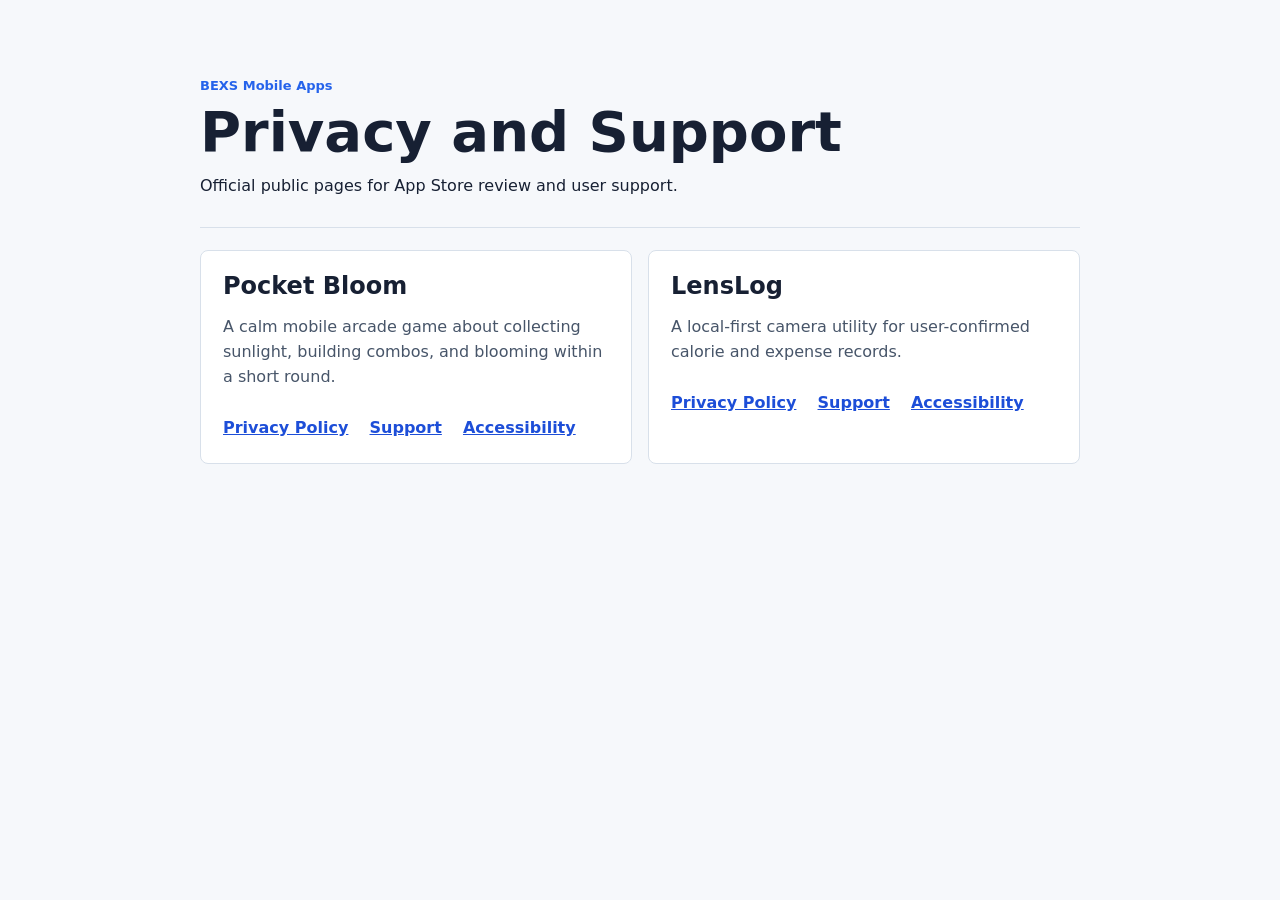
<file: index.html>
<!doctype html>
<html lang="zh-Hant">
  <head>
    <meta charset="UTF-8" />
    <meta name="viewport" content="width=device-width, initial-scale=1" />
    <title>BEXS Mobile App Support</title>
    <link rel="stylesheet" href="./styles.css" />
  </head>
  <body>
    <main class="page">
      <section class="hero">
        <p>BEXS Mobile Apps</p>
        <h1>Privacy and Support</h1>
        <span>Official public pages for App Store review and user support.</span>
      </section>

      <section class="grid" aria-label="Apps">
        <article>
          <h2>Pocket Bloom</h2>
          <p>A calm mobile arcade game about collecting sunlight, building combos, and blooming within a short round.</p>
          <a href="./pocket-bloom/privacy.html">Privacy Policy</a>
          <a href="./pocket-bloom/support.html">Support</a>
          <a href="./pocket-bloom/accessibility.html">Accessibility</a>
        </article>

        <article>
          <h2>LensLog</h2>
          <p>A local-first camera utility for user-confirmed calorie and expense records.</p>
          <a href="./lenslog/privacy.html">Privacy Policy</a>
          <a href="./lenslog/support.html">Support</a>
          <a href="./lenslog/accessibility.html">Accessibility</a>
        </article>
      </section>
    </main>
  </body>
</html>
</file>
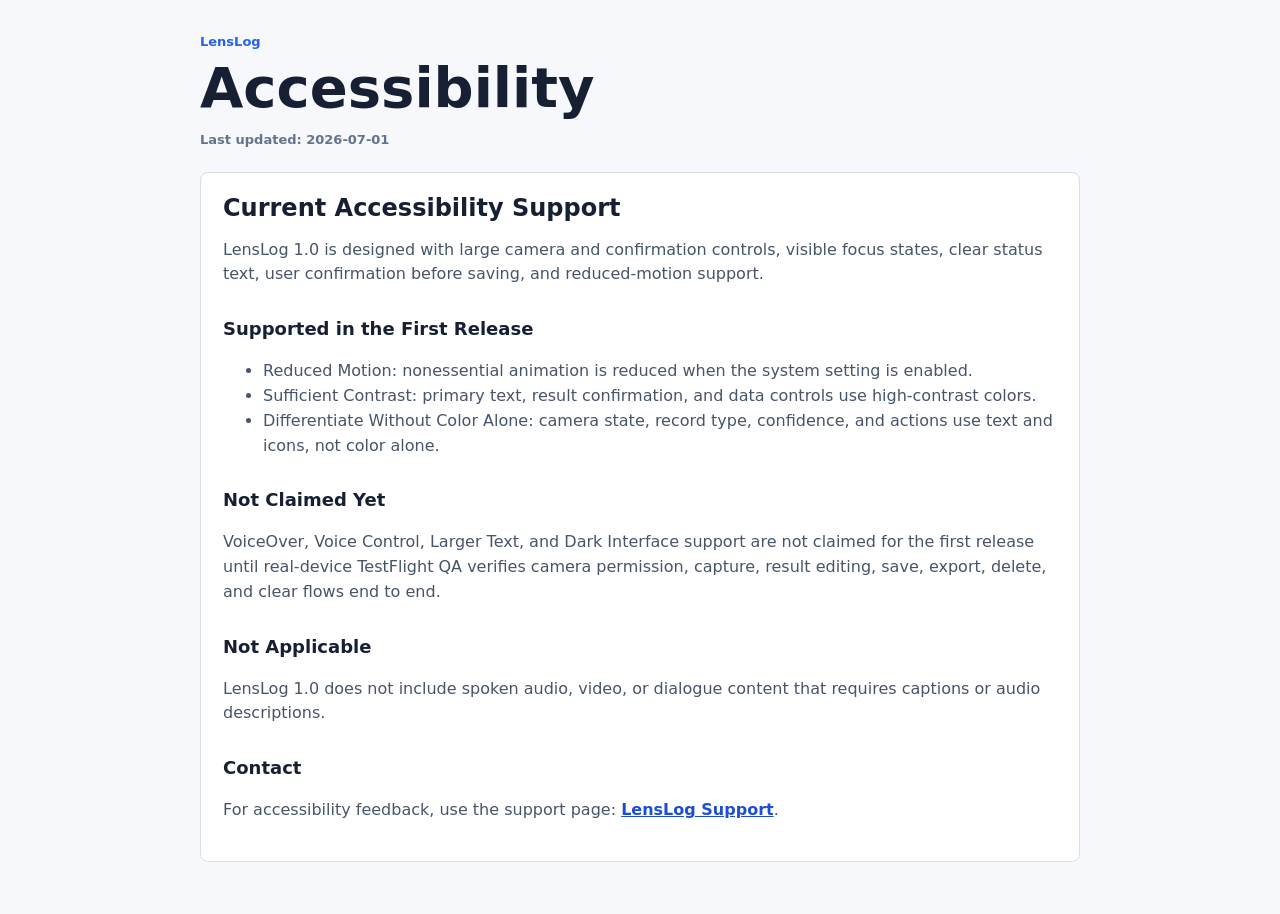
<file: lenslog/accessibility.html>
<!doctype html>
<html lang="zh-Hant">
  <head>
    <meta charset="UTF-8" />
    <meta name="viewport" content="width=device-width, initial-scale=1" />
    <title>LensLog Accessibility</title>
    <link rel="stylesheet" href="../styles.css" />
  </head>
  <body>
    <main class="page">
      <p class="eyebrow">LensLog</p>
      <h1>Accessibility</h1>
      <p class="updated">Last updated: 2026-07-01</p>

      <section class="content">
        <h2>Current Accessibility Support</h2>
        <p>LensLog 1.0 is designed with large camera and confirmation controls, visible focus states, clear status text, user confirmation before saving, and reduced-motion support.</p>

        <h3>Supported in the First Release</h3>
        <ul>
          <li>Reduced Motion: nonessential animation is reduced when the system setting is enabled.</li>
          <li>Sufficient Contrast: primary text, result confirmation, and data controls use high-contrast colors.</li>
          <li>Differentiate Without Color Alone: camera state, record type, confidence, and actions use text and icons, not color alone.</li>
        </ul>

        <h3>Not Claimed Yet</h3>
        <p>VoiceOver, Voice Control, Larger Text, and Dark Interface support are not claimed for the first release until real-device TestFlight QA verifies camera permission, capture, result editing, save, export, delete, and clear flows end to end.</p>

        <h3>Not Applicable</h3>
        <p>LensLog 1.0 does not include spoken audio, video, or dialogue content that requires captions or audio descriptions.</p>

        <h3>Contact</h3>
        <p>For accessibility feedback, use the support page: <a href="./support.html">LensLog Support</a>.</p>
      </section>
    </main>
  </body>
</html>
</file>
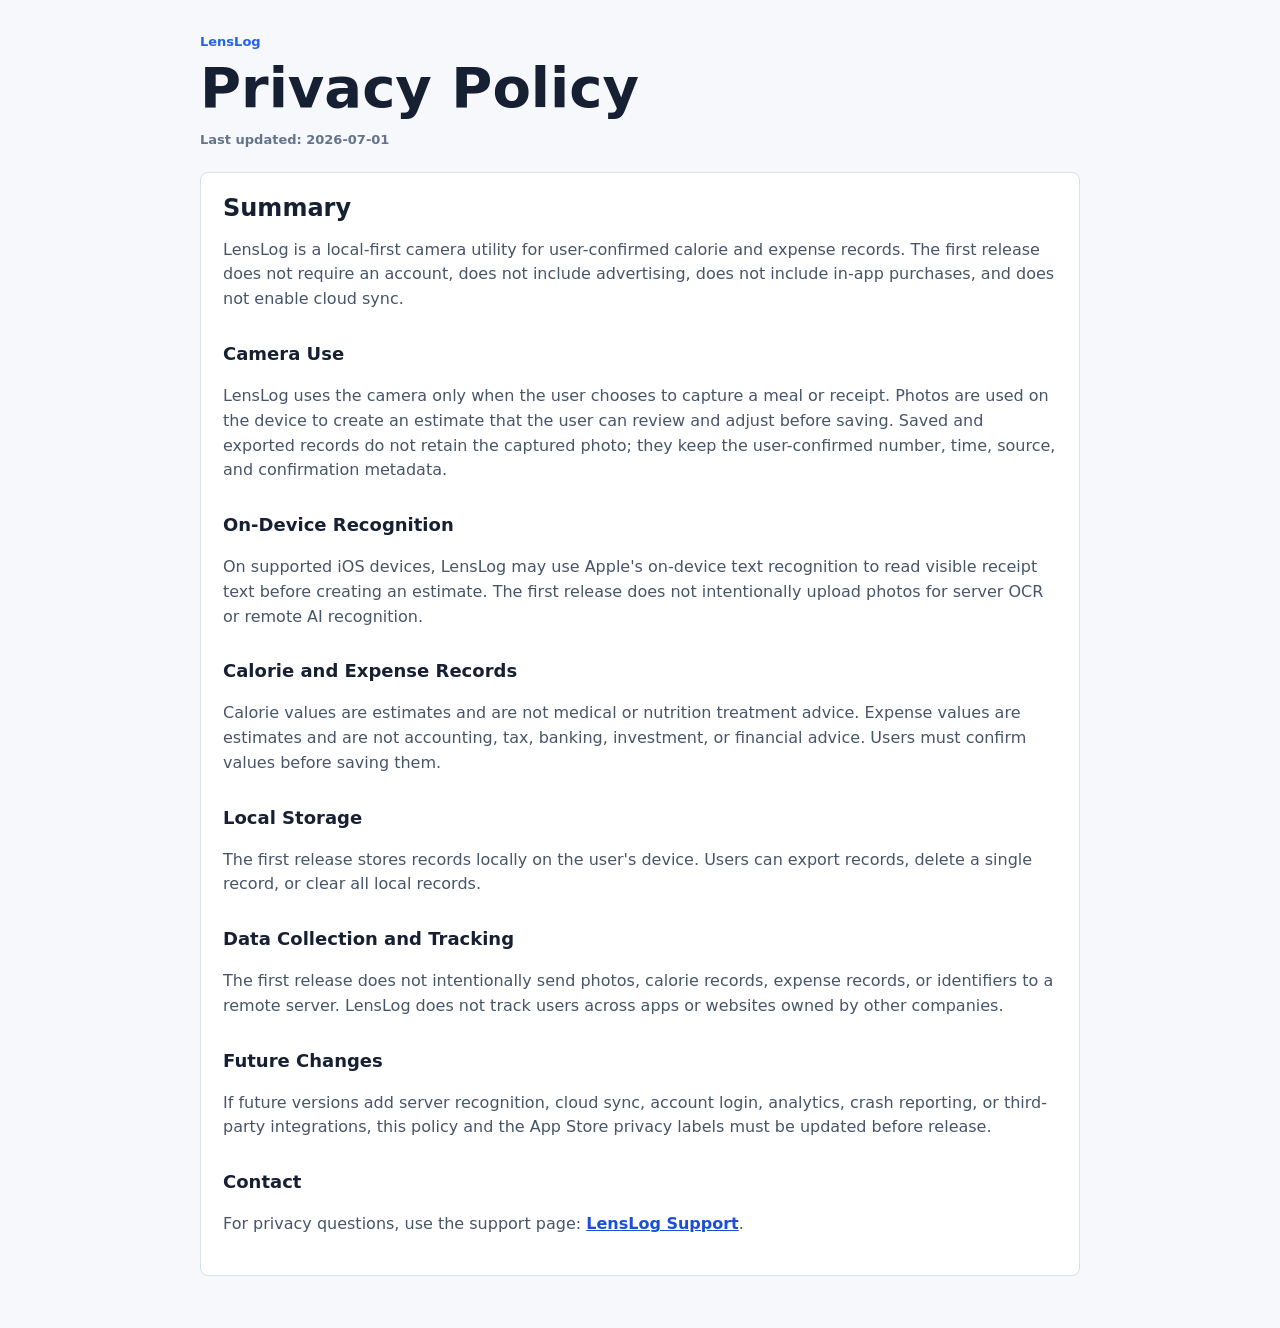
<file: lenslog/privacy.html>
<!doctype html>
<html lang="zh-Hant">
  <head>
    <meta charset="UTF-8" />
    <meta name="viewport" content="width=device-width, initial-scale=1" />
    <title>LensLog Privacy Policy</title>
    <link rel="stylesheet" href="../styles.css" />
  </head>
  <body>
    <main class="page">
      <p class="eyebrow">LensLog</p>
      <h1>Privacy Policy</h1>
      <p class="updated">Last updated: 2026-07-01</p>

      <section class="content">
        <h2>Summary</h2>
        <p>LensLog is a local-first camera utility for user-confirmed calorie and expense records. The first release does not require an account, does not include advertising, does not include in-app purchases, and does not enable cloud sync.</p>

        <h3>Camera Use</h3>
        <p>LensLog uses the camera only when the user chooses to capture a meal or receipt. Photos are used on the device to create an estimate that the user can review and adjust before saving. Saved and exported records do not retain the captured photo; they keep the user-confirmed number, time, source, and confirmation metadata.</p>

        <h3>On-Device Recognition</h3>
        <p>On supported iOS devices, LensLog may use Apple's on-device text recognition to read visible receipt text before creating an estimate. The first release does not intentionally upload photos for server OCR or remote AI recognition.</p>

        <h3>Calorie and Expense Records</h3>
        <p>Calorie values are estimates and are not medical or nutrition treatment advice. Expense values are estimates and are not accounting, tax, banking, investment, or financial advice. Users must confirm values before saving them.</p>

        <h3>Local Storage</h3>
        <p>The first release stores records locally on the user's device. Users can export records, delete a single record, or clear all local records.</p>

        <h3>Data Collection and Tracking</h3>
        <p>The first release does not intentionally send photos, calorie records, expense records, or identifiers to a remote server. LensLog does not track users across apps or websites owned by other companies.</p>

        <h3>Future Changes</h3>
        <p>If future versions add server recognition, cloud sync, account login, analytics, crash reporting, or third-party integrations, this policy and the App Store privacy labels must be updated before release.</p>

        <h3>Contact</h3>
        <p>For privacy questions, use the support page: <a href="./support.html">LensLog Support</a>.</p>
      </section>
    </main>
  </body>
</html>
</file>
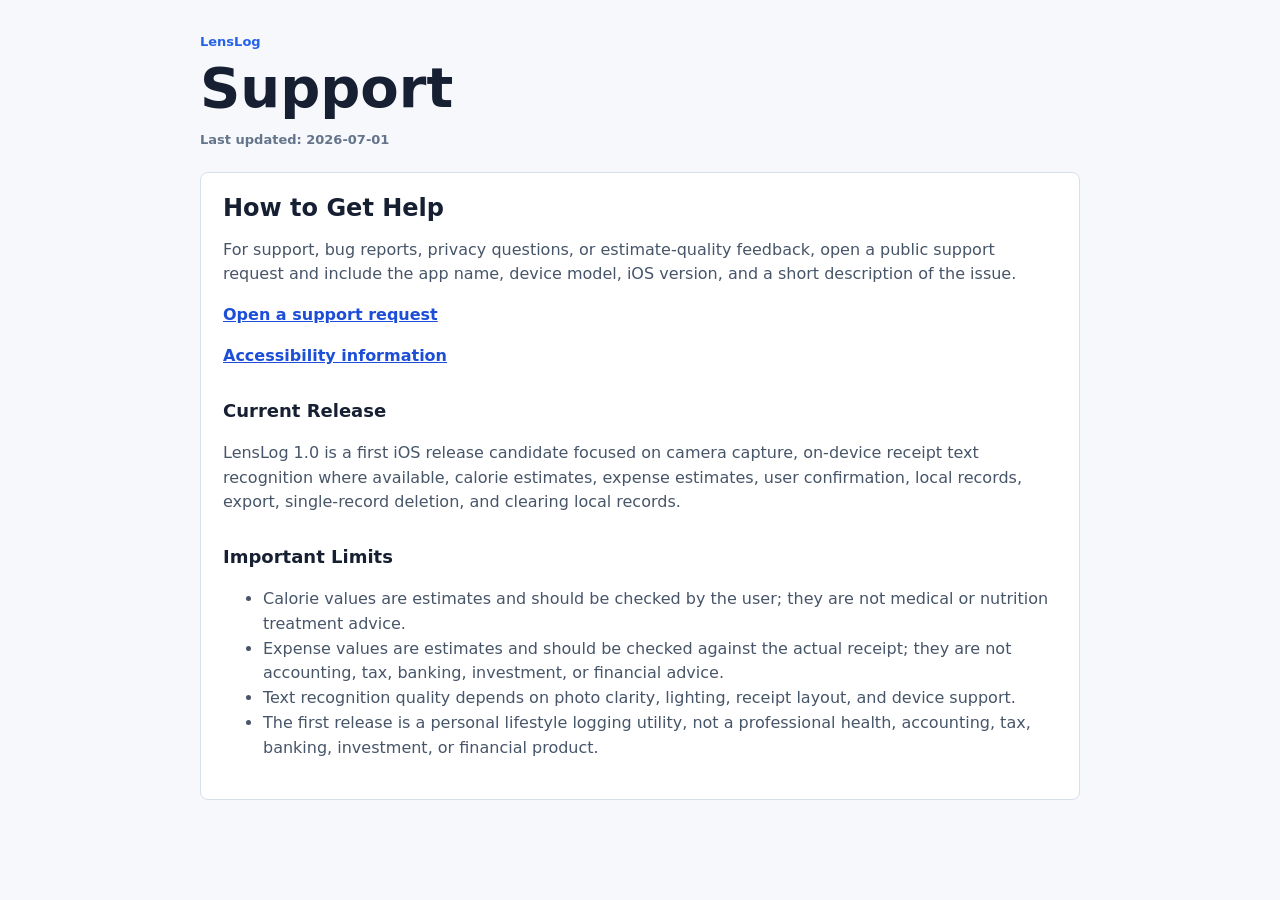
<file: lenslog/support.html>
<!doctype html>
<html lang="zh-Hant">
  <head>
    <meta charset="UTF-8" />
    <meta name="viewport" content="width=device-width, initial-scale=1" />
    <title>LensLog Support</title>
    <link rel="stylesheet" href="../styles.css" />
  </head>
  <body>
    <main class="page">
      <p class="eyebrow">LensLog</p>
      <h1>Support</h1>
      <p class="updated">Last updated: 2026-07-01</p>

      <section class="content">
        <h2>How to Get Help</h2>
        <p>For support, bug reports, privacy questions, or estimate-quality feedback, open a public support request and include the app name, device model, iOS version, and a short description of the issue.</p>
        <p><a href="https://github.com/BOWEN811/bexs-mobile-app-support/issues">Open a support request</a></p>
        <p><a href="./accessibility.html">Accessibility information</a></p>

        <h3>Current Release</h3>
        <p>LensLog 1.0 is a first iOS release candidate focused on camera capture, on-device receipt text recognition where available, calorie estimates, expense estimates, user confirmation, local records, export, single-record deletion, and clearing local records.</p>

        <h3>Important Limits</h3>
        <ul>
          <li>Calorie values are estimates and should be checked by the user; they are not medical or nutrition treatment advice.</li>
          <li>Expense values are estimates and should be checked against the actual receipt; they are not accounting, tax, banking, investment, or financial advice.</li>
          <li>Text recognition quality depends on photo clarity, lighting, receipt layout, and device support.</li>
          <li>The first release is a personal lifestyle logging utility, not a professional health, accounting, tax, banking, investment, or financial product.</li>
        </ul>
      </section>
    </main>
  </body>
</html>
</file>
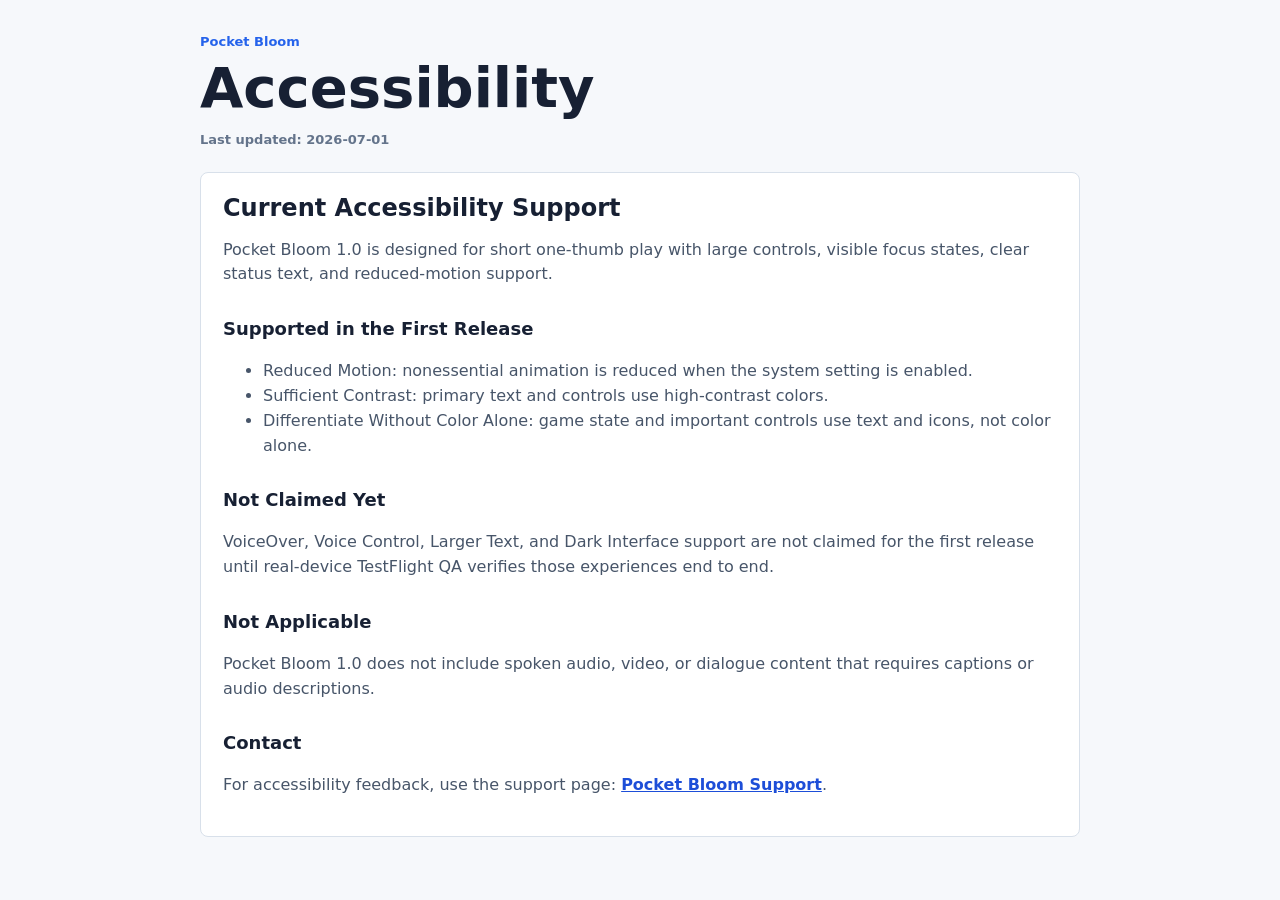
<file: pocket-bloom/accessibility.html>
<!doctype html>
<html lang="zh-Hant">
  <head>
    <meta charset="UTF-8" />
    <meta name="viewport" content="width=device-width, initial-scale=1" />
    <title>Pocket Bloom Accessibility</title>
    <link rel="stylesheet" href="../styles.css" />
  </head>
  <body>
    <main class="page">
      <p class="eyebrow">Pocket Bloom</p>
      <h1>Accessibility</h1>
      <p class="updated">Last updated: 2026-07-01</p>

      <section class="content">
        <h2>Current Accessibility Support</h2>
        <p>Pocket Bloom 1.0 is designed for short one-thumb play with large controls, visible focus states, clear status text, and reduced-motion support.</p>

        <h3>Supported in the First Release</h3>
        <ul>
          <li>Reduced Motion: nonessential animation is reduced when the system setting is enabled.</li>
          <li>Sufficient Contrast: primary text and controls use high-contrast colors.</li>
          <li>Differentiate Without Color Alone: game state and important controls use text and icons, not color alone.</li>
        </ul>

        <h3>Not Claimed Yet</h3>
        <p>VoiceOver, Voice Control, Larger Text, and Dark Interface support are not claimed for the first release until real-device TestFlight QA verifies those experiences end to end.</p>

        <h3>Not Applicable</h3>
        <p>Pocket Bloom 1.0 does not include spoken audio, video, or dialogue content that requires captions or audio descriptions.</p>

        <h3>Contact</h3>
        <p>For accessibility feedback, use the support page: <a href="./support.html">Pocket Bloom Support</a>.</p>
      </section>
    </main>
  </body>
</html>
</file>
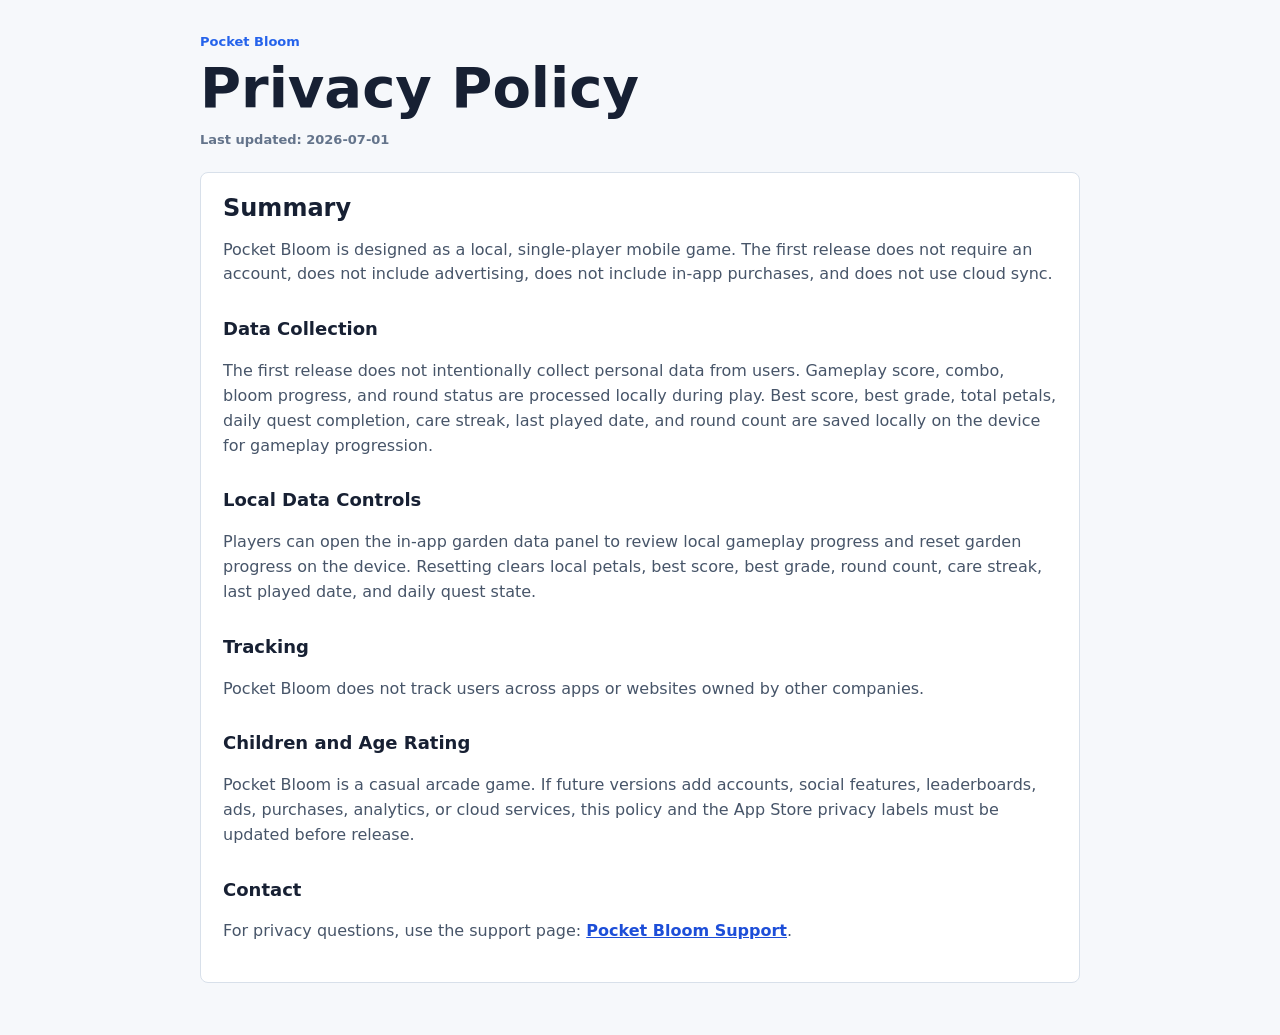
<file: pocket-bloom/privacy.html>
<!doctype html>
<html lang="zh-Hant">
  <head>
    <meta charset="UTF-8" />
    <meta name="viewport" content="width=device-width, initial-scale=1" />
    <title>Pocket Bloom Privacy Policy</title>
    <link rel="stylesheet" href="../styles.css" />
  </head>
  <body>
    <main class="page">
      <p class="eyebrow">Pocket Bloom</p>
      <h1>Privacy Policy</h1>
      <p class="updated">Last updated: 2026-07-01</p>

      <section class="content">
        <h2>Summary</h2>
        <p>Pocket Bloom is designed as a local, single-player mobile game. The first release does not require an account, does not include advertising, does not include in-app purchases, and does not use cloud sync.</p>

        <h3>Data Collection</h3>
        <p>The first release does not intentionally collect personal data from users. Gameplay score, combo, bloom progress, and round status are processed locally during play. Best score, best grade, total petals, daily quest completion, care streak, last played date, and round count are saved locally on the device for gameplay progression.</p>

        <h3>Local Data Controls</h3>
        <p>Players can open the in-app garden data panel to review local gameplay progress and reset garden progress on the device. Resetting clears local petals, best score, best grade, round count, care streak, last played date, and daily quest state.</p>

        <h3>Tracking</h3>
        <p>Pocket Bloom does not track users across apps or websites owned by other companies.</p>

        <h3>Children and Age Rating</h3>
        <p>Pocket Bloom is a casual arcade game. If future versions add accounts, social features, leaderboards, ads, purchases, analytics, or cloud services, this policy and the App Store privacy labels must be updated before release.</p>

        <h3>Contact</h3>
        <p>For privacy questions, use the support page: <a href="./support.html">Pocket Bloom Support</a>.</p>
      </section>
    </main>
  </body>
</html>
</file>
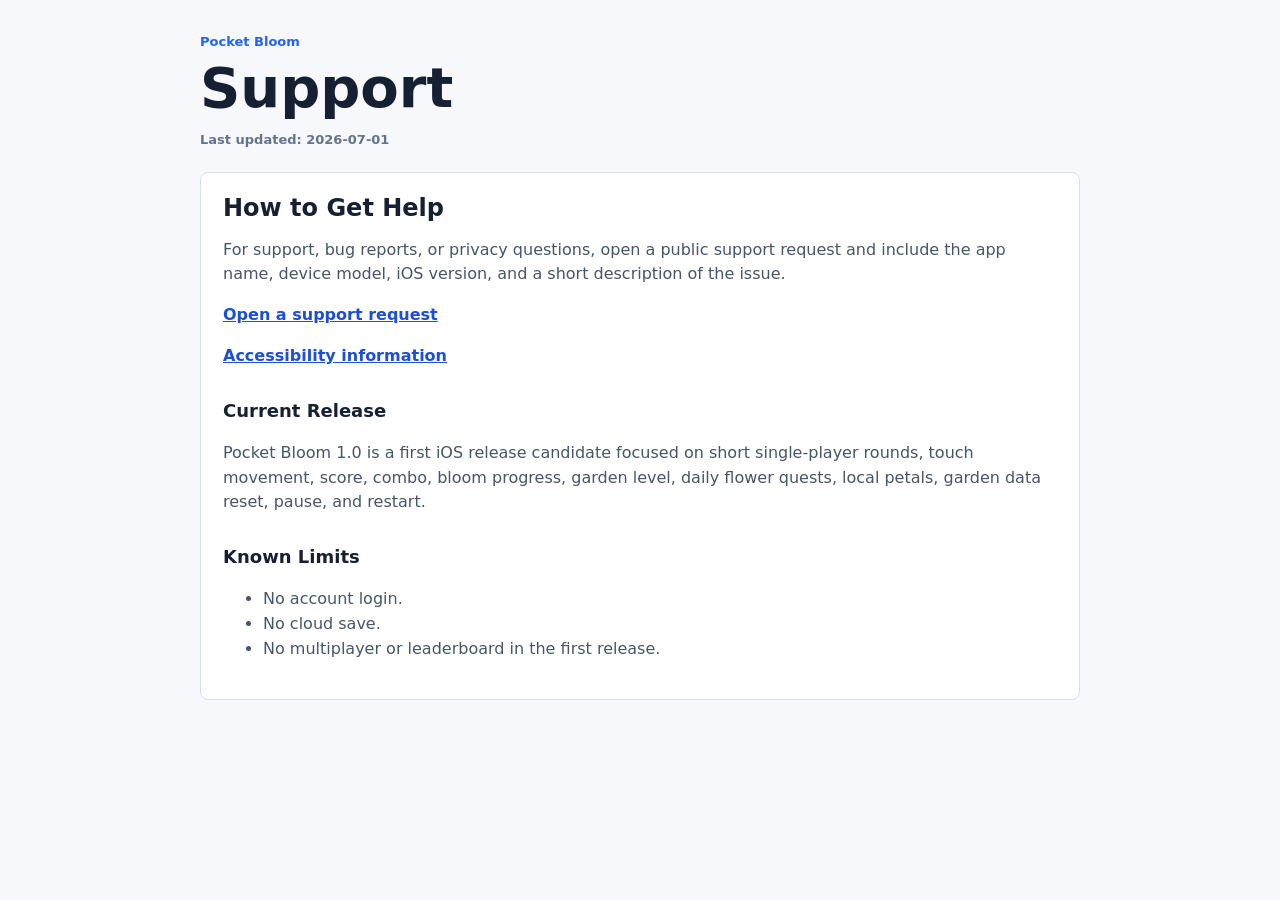
<file: pocket-bloom/support.html>
<!doctype html>
<html lang="zh-Hant">
  <head>
    <meta charset="UTF-8" />
    <meta name="viewport" content="width=device-width, initial-scale=1" />
    <title>Pocket Bloom Support</title>
    <link rel="stylesheet" href="../styles.css" />
  </head>
  <body>
    <main class="page">
      <p class="eyebrow">Pocket Bloom</p>
      <h1>Support</h1>
      <p class="updated">Last updated: 2026-07-01</p>

      <section class="content">
        <h2>How to Get Help</h2>
        <p>For support, bug reports, or privacy questions, open a public support request and include the app name, device model, iOS version, and a short description of the issue.</p>
        <p><a href="https://github.com/BOWEN811/bexs-mobile-app-support/issues">Open a support request</a></p>
        <p><a href="./accessibility.html">Accessibility information</a></p>

        <h3>Current Release</h3>
        <p>Pocket Bloom 1.0 is a first iOS release candidate focused on short single-player rounds, touch movement, score, combo, bloom progress, garden level, daily flower quests, local petals, garden data reset, pause, and restart.</p>

        <h3>Known Limits</h3>
        <ul>
          <li>No account login.</li>
          <li>No cloud save.</li>
          <li>No multiplayer or leaderboard in the first release.</li>
        </ul>
      </section>
    </main>
  </body>
</html>
</file>
<file: styles.css>
:root {
  color: #172033;
  font-family:
    Inter, ui-sans-serif, system-ui, -apple-system, BlinkMacSystemFont, "Segoe UI",
    sans-serif;
  line-height: 1.55;
}

* {
  box-sizing: border-box;
}

body {
  background: #f6f8fb;
  margin: 0;
}

.page {
  margin: 0 auto;
  max-width: 920px;
  padding: 32px 20px 52px;
}

.hero {
  border-bottom: 1px solid #d8e0ea;
  padding: 44px 0 28px;
}

.hero p,
.eyebrow {
  color: #2563eb;
  font-size: 13px;
  font-weight: 900;
  letter-spacing: 0;
  margin: 0 0 8px;
}

h1 {
  font-size: clamp(34px, 7vw, 56px);
  line-height: 1;
  margin: 0 0 14px;
}

h2 {
  font-size: 24px;
  line-height: 1.1;
  margin: 0 0 10px;
}

h3 {
  font-size: 18px;
  margin: 28px 0 8px;
}

p,
li {
  color: #475569;
}

a {
  color: #1d4ed8;
  font-weight: 850;
}

.grid {
  display: grid;
  gap: 16px;
  grid-template-columns: repeat(2, minmax(0, 1fr));
  padding-top: 22px;
}

article,
.content {
  background: #ffffff;
  border: 1px solid #d8e0ea;
  border-radius: 8px;
  padding: 22px;
}

article a {
  display: inline-flex;
  margin-right: 16px;
  margin-top: 10px;
}

.content {
  margin-top: 22px;
}

.updated {
  color: #64748b;
  font-size: 13px;
  font-weight: 800;
}

@media (max-width: 700px) {
  .grid {
    grid-template-columns: 1fr;
  }
}
</file>
